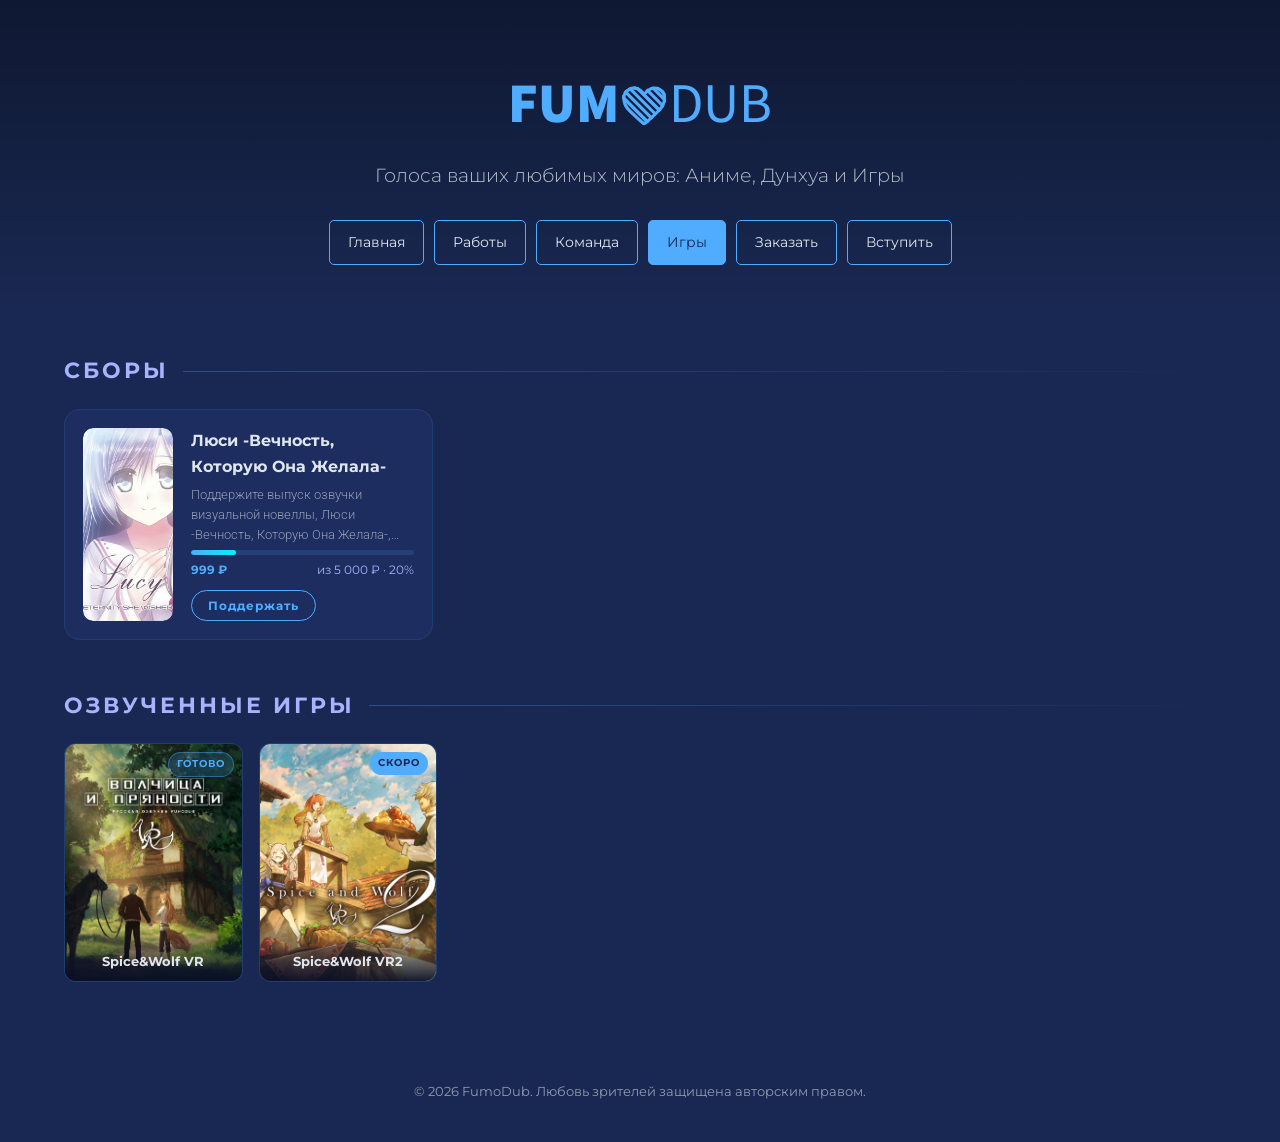
<file: games.html>
<!DOCTYPE html>
<html lang="ru">
<head>
    <meta charset="UTF-8">
    <meta name="viewport" content="width=device-width, initial-scale=1.0">
    <title>FumoDub — Игры</title>
    <meta name="description" content="FumoDub | ФумоДаб – Для тех кто хочет смотреть серии любимых сериалов самым первым!">
    <link rel="shortcut icon" href="./src/images/favicon.ico">
    <link href="https://fonts.googleapis.com/css2?family=Montserrat:wght@400;700&family=Roboto:wght@300;400&display=swap" rel="stylesheet">
    <link href="https://fonts.googleapis.com/css2?family=Source+Sans+Pro:wght@400;900&display=swap" rel="stylesheet">
    <link rel="stylesheet" href="./src/css/style.css?v=1">
</head>
<body>

<header>
    <h1 class="logo">
      <span>FUM</span>
      <svg class="heart" viewBox="0 0 32 32">
        <path d="M15.2 8.17947C15.3889 8.43128 15.6852 8.57947 16 8.57947C16.3148 8.57947 16.6111 8.43128 16.8 8.17947C17.4573 7.30307 18.6472 6.22595 20.1728 5.63793C21.6646 5.06297 23.4948 4.94489 25.5528 5.9739C28.1458 7.27042 29.104 9.48525 28.9397 11.9505C28.7711 14.4792 27.4039 17.2613 25.2929 19.3724C23.0795 21.5857 19.2659 25.3965 16.5035 27.4972C16.2244 27.7094 15.8395 27.7071 15.5508 27.4741C12.9979 25.4135 8.86139 21.5267 6.7071 19.3724C4.59602 17.2613 3.22886 14.4792 3.06028 11.9504C2.89593 9.48525 3.85416 7.27042 6.44721 5.9739C8.50523 4.94489 10.3354 5.06297 11.8271 5.63793C13.3528 6.22595 14.5427 7.30308 15.2 8.17947Z" stroke="currentColor" stroke-width="2" stroke-linejoin="round"/>
          <defs>
    <clipPath id="heartClip">
      <path d="M6 5.07947C10.6648 2.7471 14.5 5.57947 16 7.57947C17.5 5.57947 21.3352 2.7471 26 5.07947C32 8.07946 30.5 15.5795 26 20.0795C23.8042 22.2752 19.9372 26.1423 17.1088 28.2932C16.4554 28.7901 15.5615 28.7678 14.9227 28.2522C12.33 26.1595 8.16503 22.2445 6 20.0795C1.49998 15.5795 -4.76837e-06 8.07946 6 5.07947Z"/>
    </clipPath>
  </defs>
        <g clip-path="url(#heartClip)">
        <path d="M2.0426 -19.4543L30.6625 9.16553" stroke="currentColor" stroke-width="2" stroke-linecap="round" stroke-linejoin="round"/>
        <path d="M2.0426 -4.45435L30.6625 24.1655" stroke="currentColor" stroke-width="2" stroke-linecap="round" stroke-linejoin="round"/>
        <path d="M2.0426 10.5457L30.6625 39.1655" stroke="currentColor" stroke-width="2" stroke-linecap="round" stroke-linejoin="round"/>
        <path d="M2.0426 -19.4543L30.6625 9.16553" stroke="currentColor" stroke-width="2" stroke-linecap="round" stroke-linejoin="round"/>
        <path d="M2.0426 -4.45435L30.6625 24.1655" stroke="currentColor" stroke-width="2" stroke-linecap="round" stroke-linejoin="round"/>
        <path d="M2.0426 10.5457L30.6625 39.1655" stroke="currentColor" stroke-width="2" stroke-linecap="round" stroke-linejoin="round"/>
        <path d="M2.0426 -14.4543L30.6625 14.1655" stroke="currentColor" stroke-width="2" stroke-linecap="round" stroke-linejoin="round"/>
        <path d="M2.0426 0.545654L30.6625 29.1655" stroke="currentColor" stroke-width="2" stroke-linecap="round" stroke-linejoin="round"/>
        <path d="M2.0426 15.5457L30.6625 44.1655" stroke="currentColor" stroke-width="2" stroke-linecap="round" stroke-linejoin="round"/>
        <path d="M2.0426 20.5457L30.6625 49.1655" stroke="currentColor" stroke-width="2" stroke-linecap="round" stroke-linejoin="round"/>
        <path d="M2.0426 -9.45435L30.6625 19.1655" stroke="currentColor" stroke-width="2" stroke-linecap="round" stroke-linejoin="round"/>
        <path d="M2.0426 5.54565L30.6625 34.1655" stroke="currentColor" stroke-width="2" stroke-linecap="round" stroke-linejoin="round"/>
        <path d="M2.0426 25.5457L30.6625 54.1655" stroke="currentColor" stroke-width="2" stroke-linecap="round" stroke-linejoin="round"/>
        </g>
        </svg>
      <span>DUB</span>
    </h1>
    <p class="subtitle">Голоса ваших любимых миров: Аниме, Дунхуа и Игры</p>
    <nav>
        <a href="/">Главная</a>
        <a href="index.html#works">Работы</a>
        <a href="team.html">Команда</a>
        <a href="games.html" style="background:var(--accent-blue);color:#192852;">Игры</a>
        <a href="order.html">Заказать</a>
        <a href="join.html">Вступить</a>
    </nav>
</header>

<div class="games-page-wrap">

    <h2 class="section-heading">Сборы</h2>
    <div class="funding-grid" id="fundingGrid"></div>

    <h2 class="section-heading">Озвученные игры</h2>
    <div class="games-grid" id="gamesGrid"></div>

</div>

<footer>
    &copy; 2026 FumoDub. Любовь зрителей защищена авторским правом.
</footer>

<!-- ==================== МОДАЛЬНОЕ ОКНО ==================== -->
<div class="modal-overlay" id="modalOverlay" onclick="handleOverlayClick(event)">
    <div class="modal-box" id="modalBox">
        <button class="modal-close" onclick="closeModal()" title="Закрыть">✕</button>
        <div id="modalContent"></div>
    </div>
</div>

<script>
/* ================================================================
   ДАННЫЕ — STATUS:
     "done"    — озвучка готова, кнопки скачать активны
     "wip"     — в работе, только демо если есть
     "funding" — на стадии сбора, только ссылка на донат
================================================================ */

const fundings = [
    {
        id: 793584,
        name:    "Люси -Вечность, Которую Она Желала-",
        status:  "funding",
        desc:    "Поддержите выпуск озвучки визуальной новеллы, Люси -Вечность, Которую Она Желала-, подарите игре русские голоса!",
        fullDesc: "В недалеком будущем андроиды стали обыденной нормой. К большому сожалению парня, безэмоциональные куски металла стали частью человеческого общества. Но робот, которого он нашел на свалке, отличался от остальных. Он смеялся, он плакал, он улыбался, он мечтал, он был как человек...",
        cover:   "./src/images/lucy.jpeg",
        raised:  999,
        goal:    5000,
        fundUrl: "https://boosty.to/fumodub",
        screenshots: ["./src/games/lucy1.jpg", "./src/games/lucy2.jpg", "./src/games/lucy3.jpg"],
        video:   "",        // YouTube embed ID, например "dQw4w9WgXcQ"
        downloads: null,
        demo: null,
    },
];

const games = [
    {
        id: "spiceandwolfvr",
        name:    "Spice&Wolf VR",
        status:  "done",          // готова
        badge:   "Готово",
        desc:    "Волчица и Пряности ВР, Версия перевода: Beta 1.0",
        fullDesc: "Версия перевода: Beta 1.0. Погрузитесь в мир волчицы и пряностей, воссозданный в VR оригинальными создателями популярной аниме и лёгкой романовой серии. Аниме теперь не просто то, что вы смотрите — это то, что вы испытываете!",
        cover:   "./src/images/spiceandwolfvr.jpg",
        screenshots: ["./src/games/wolf1.jpg", "./src/games/wolf2.jpg", "./src/games/wolf3.jpg"],
        video:   "YzGJ8HopFwQ",              // YouTube embed ID
        downloads: {
            // null = скрыть кнопку, "#" или реальный URL = показать
            gdrive:  "https://drive.google.com/file/d/13nRCFArrXWMLD1X73Jt43JnYAb6aYip7",         // Google Drive
            yadisk:  "https://disk.yandex.by/d/11Ek6nMyJL0oxg",         // Яндекс Диск
            server:  "http://fumodubfree.ru/gmd/Spice and Wolf VR Rus MOD.exe",         // С сервера
        },
        demo: null,               // null = нет демо
    },
    {
        id: "spiceandwolfvr2",
        name:    "Spice&Wolf VR2",
        status:  "wip",
        badge:   "Скоро",
        desc:    "Готовится к выходу.",
        fullDesc: "Ожидайте озвучку уже этой весной! В конце своего путешествия с волчьей богиней Холо бывший странствующий торговец Лоуренс поселился у нее и открыл баню. Пара была благословлена очаровательной дочерью и идеальной жизнью. Однако красивые волки питают слабость к вкусной еде, и их расходы на еду становятся для Лоуренса источником головной боли. Однажды, когда Лоуренс занимается своим меховым бизнесом, чтобы еще больше пополнить семейную казну, происходит небольшой инцидент. Еще больше усложняет ситуацию то, что Холо неторопливо входит и устраивает настоящий пир.",
        cover:   "./src/images/WASVR2.webp",
        screenshots: ["./src/games/wolf21.jpg", "./src/games/wolf22.jpg", "./src/games/wolf23.jpg", "./src/games/wolf24.jpg"],
        video:   "",
        downloads: null,
        demo: null,
    },
];

/* ================================================================
   SVG ИКОНКИ ИСТОЧНИКОВ
================================================================ */
const DL_ICONS = {
    gdrive: `<svg viewBox="0 0 24 24" fill="currentColor"><path d="M4.433 22l-1.7-2.944 5.667-9.817H14l-5.667 9.817zm5.734 0l5.666-9.817H22l-5.667 9.817zM12 10.944L8.333 4.5H15.667zm2.1-6.444h3.4L22 11.056h-3.4z"/></svg>`,
    yadisk: `<svg viewBox="0 0 24 24" fill="currentColor"><path d="M12 2C6.477 2 2 6.477 2 12s4.477 10 10 10 10-4.477 10-10S17.523 2 12 2zm0 3c1.5 0 2.8.55 3.8 1.45L7.45 15.8A5.97 5.97 0 0 1 6 12c0-3.31 2.69-6 6-6zm0 12c-1.5 0-2.8-.55-3.8-1.45l8.35-8.35A5.97 5.97 0 0 1 18 12c0 3.31-2.69 5-6 5z"/></svg>`,
    server: `<svg viewBox="0 0 24 24" fill="none" stroke="currentColor" stroke-width="2"><path d="M21 15v4a2 2 0 0 1-2 2H5a2 2 0 0 1-2-2v-4"/><polyline points="7 10 12 15 17 10"/><line x1="12" y1="15" x2="12" y2="3"/></svg>`,
    demo:   `<svg viewBox="0 0 24 24" fill="none" stroke="currentColor" stroke-width="2"><polygon points="5 3 19 12 5 21 5 3"/></svg>`,
};

const DL_LABELS = {
    gdrive: "Google Drive",
    yadisk: "Яндекс Диск",
    server: "С сервера",
};

/* ================================================================
   ФОРМАТИРОВАНИЕ ДЕНЕГ
================================================================ */
function fmt(n) { return n.toLocaleString('ru-RU') + ' ₽'; }

/* ================================================================
   РЕНДЕР СБОРОВ
================================================================ */

async function loadTargets() {
    try {
        const res  = await fetch('https://bs.fumodub.com/targets');
        const data = await res.json();
        if (!data.ok) return;

        data.targets.forEach(target => {
            const fund = fundings.find(f => f.id === target.id);
            if (!fund) return;
            fund.raised = target.currentSum;
            fund.goal   = target.targetSum;
        });
    } catch (e) {
        console.warn('Не удалось загрузить данные сборов:', e);
    }
}

function updateFundingAmounts() {
    fundings.forEach(f => {
        const pct = Math.min(100, Math.round(f.raised / f.goal * 100));

        // находим карточку по id
        const card = document.querySelector(`[data-fund-id="${String(f.id)}"]`);
        if (!card) return;

        const fill    = card.querySelector('.fund-bar-fill');
        const amounts = card.querySelector('.fund-amounts');

        if (fill)    fill.style.width = pct + '%';
        if (amounts) amounts.innerHTML = `<strong>${fmt(f.raised)}</strong><span>из ${fmt(f.goal)} · ${pct}%</span>`;
    });
}

function renderFundings() {
    const grid = document.getElementById('fundingGrid');
    grid.innerHTML = fundings.map(f => {
        const pct = Math.min(100, Math.round(f.raised / f.goal * 100));
        return `
        <div class="fund-card" data-fund-id="${f.id}" onclick="openModal('funding',${f.id})" style="cursor:pointer;">
            <div class="fund-cover">
                ${f.cover
                    ? `<img src="${f.cover}" alt="${f.name}">`
                    : `<div style="width:100%;height:100%;display:flex;align-items:center;justify-content:center;opacity:0.18;">
                           <svg width="34" height="34" viewBox="0 0 24 24" fill="none" stroke="currentColor" stroke-width="1.2">
                               <rect x="3" y="3" width="18" height="18" rx="2"/><path d="M3 9h18M9 21V9"/>
                           </svg>
                       </div>`
                }
            </div>
            <div class="fund-info">
                <p class="fund-name">${f.name}</p>
                <p class="fund-desc">${f.desc}</p>
                <div class="fund-progress-wrap">
                    <div class="fund-bar-track"><div class="fund-bar-fill" style="width:${pct}%"></div></div>
                    <div class="fund-amounts"><strong>${fmt(f.raised)}</strong><span>из ${fmt(f.goal)} · ${pct}%</span></div>
                    <button class="btn-support" onclick="event.stopPropagation();window.open('${f.fundUrl}','_blank')">Поддержать</button>
                </div>
            </div>
        </div>`;
    }).join('');
}

/* ================================================================
   РЕНДЕР СЕТКИ ИГР
================================================================ */
function renderGames() {
    const grid = document.getElementById('gamesGrid');
    grid.innerHTML = games.map(g => `
        <div class="game-card" onclick="openModal('game','${g.id}')">
            ${g.cover
                ? `<img src="${g.cover}" alt="${g.name}">`
                : `<div class="game-card-placeholder">
                       <svg viewBox="0 0 24 24" fill="none" stroke="currentColor" stroke-width="1.2">
                           <rect x="2" y="3" width="20" height="14" rx="2"/>
                           <path d="M8 21h8M12 17v4M7 10h2M9 8v4M14 10h2"/>
                       </svg>
                       обложка
                   </div>`
            }
            <div class="game-badge ${g.status === 'done' ? 'game-badge--done' : ''}">${g.badge}</div>
            <div class="game-card-label">${g.name}</div>
        </div>`
    ).join('');
}

/* ================================================================
   РЕНДЕР СОДЕРЖИМОГО МОДАЛКИ
================================================================ */
function buildModalContent(item, type) {
    const isFunding = type === 'funding';
    const isDone    = !isFunding && item.status === 'done';

    // Бейдж
    let badgeClass = 'modal-badge';
    let badgeText  = '';
    if (isFunding)             { badgeClass += ' modal-badge--funding'; badgeText = 'Сбор'; }
    else if (item.status === 'done') { badgeText = 'Готово'; }
    else                             { badgeClass += ' modal-badge--wip'; badgeText = item.badge; }

    // Обложка
    const coverHtml = item.cover
        ? `<img src="${item.cover}" alt="${item.name}">`
        : `<div class="modal-cover-placeholder">
               <svg viewBox="0 0 24 24" fill="none" stroke="currentColor" stroke-width="1">
                   <rect x="2" y="2" width="20" height="20" rx="3"/>
                   <path d="M2 8h20M8 22V8"/>
               </svg>
           </div>`;

    // Кнопки скачать
    let dlHtml = '';
    if (isDone && item.downloads) {
        const btns = Object.entries(item.downloads)
            .filter(([, url]) => url)
            .map(([key, url]) => `
                <a href="${url}" class="btn-download" target="_blank" rel="noopener">
                    ${DL_ICONS[key]} ${DL_LABELS[key]}
                </a>`).join('');
        if (btns) {
            dlHtml = `
                <div class="modal-download">
                    <p class="download-label">Скачать озвучку</p>
                    <div class="download-btns">${btns}</div>
                </div>`;
        }
    }

    // Демо
    let demoHtml = '';
    if (item.demo) {
        demoHtml = `
            <a href="${item.demo.url}" class="btn-download btn-demo" target="_blank" rel="noopener">
                ${DL_ICONS.demo} ${item.demo.label}
            </a>`;
    }

    // Кнопка поддержать (только для сборов)
    let fundHtml = '';
    if (isFunding) {
        const pct = Math.min(100, Math.round(item.raised / item.goal * 100));
        fundHtml = `
            <div style="margin-top:auto;">
                <div class="fund-bar-track" style="margin-bottom:6px;">
                    <div class="fund-bar-fill" style="width:${pct}%"></div>
                </div>
                <div class="fund-amounts" style="margin-bottom:10px;">
                    <strong>${fmt(item.raised)}</strong>
                    <span>из ${fmt(item.goal)} · ${pct}%</span>
                </div>
                <a href="${item.fundUrl}" class="btn-support" target="_blank" rel="noopener">Поддержать проект</a>
            </div>`;
    }

    // Скриншоты
    let screensHtml = '';
    if (item.screenshots && item.screenshots.length > 0) {
        const shots = item.screenshots.map(src =>
            `<div class="modal-screenshot">
                ${src
                    ? `<img src="${src}" alt="скриншот">`
                    : `<div class="modal-screenshot-placeholder">
                           <svg viewBox="0 0 24 24" fill="none" stroke="currentColor" stroke-width="1.2">
                               <rect x="3" y="3" width="18" height="14" rx="2"/>
                               <circle cx="8.5" cy="8.5" r="1.5"/><path d="M21 15l-5-5L5 21"/>
                           </svg>
                           скриншот
                       </div>`
                }
            </div>`
        ).join('');
        screensHtml = `
            <div>
                <p class="modal-section-label">Скриншоты</p>
                <div class="modal-screenshots">${shots}</div>
            </div>`;
    }

    // Видео
    let videoHtml = '';
    if (item.video) {
        videoHtml = `
            <div>
                <p class="modal-section-label">Пример озвучки</p>
                <div class="modal-video-wrap">
                    <iframe
                        src="https://www.youtube.com/embed/${item.video}"
                        allow="accelerometer; autoplay; clipboard-write; encrypted-media; gyroscope; picture-in-picture"
                        allowfullscreen
                        loading="lazy">
                    </iframe>
                </div>
            </div>`;
    }

    return `
        <div class="modal-hero">
            <div class="modal-cover">${coverHtml}</div>
            <div class="modal-meta">
                <h2 class="modal-title">${item.name}</h2>
                <span class="${badgeClass}">${badgeText}</span>
                <p class="modal-desc">${item.fullDesc || item.desc}</p>
                ${dlHtml}
                ${demoHtml}
                ${fundHtml}
            </div>
        </div>
        <div class="modal-body">
            ${screensHtml}
            ${videoHtml}
        </div>`;
}

/* ================================================================
   ОТКРЫТЬ / ЗАКРЫТЬ МОДАЛКУ
================================================================ */
function openModal(type, id) {
    const item = type === 'funding'
      ? fundings.find(f => f.id == id)
      : games.find(g => g.id == id);
    if (!item) return;

    document.getElementById('modalContent').innerHTML = buildModalContent(item, type);
    document.getElementById('modalBox').scrollTop = 0;
    document.getElementById('modalOverlay').classList.add('open');
    document.body.style.overflow = 'hidden';
}

function closeModal() {
    document.getElementById('modalOverlay').classList.remove('open');
    document.body.style.overflow = '';
    // Останавливаем iframe видео если было
    const iframe = document.querySelector('.modal-video-wrap iframe');
    if (iframe) iframe.src = iframe.src;
}

function handleOverlayClick(e) {
    if (e.target === document.getElementById('modalOverlay')) closeModal();
}

document.addEventListener('keydown', e => { if (e.key === 'Escape') closeModal(); });

/* ================================================================
   INIT
================================================================ */
renderFundings();
renderGames();
loadTargets().then(() => updateFundingAmounts());
</script>
</body>
</html>
</file>
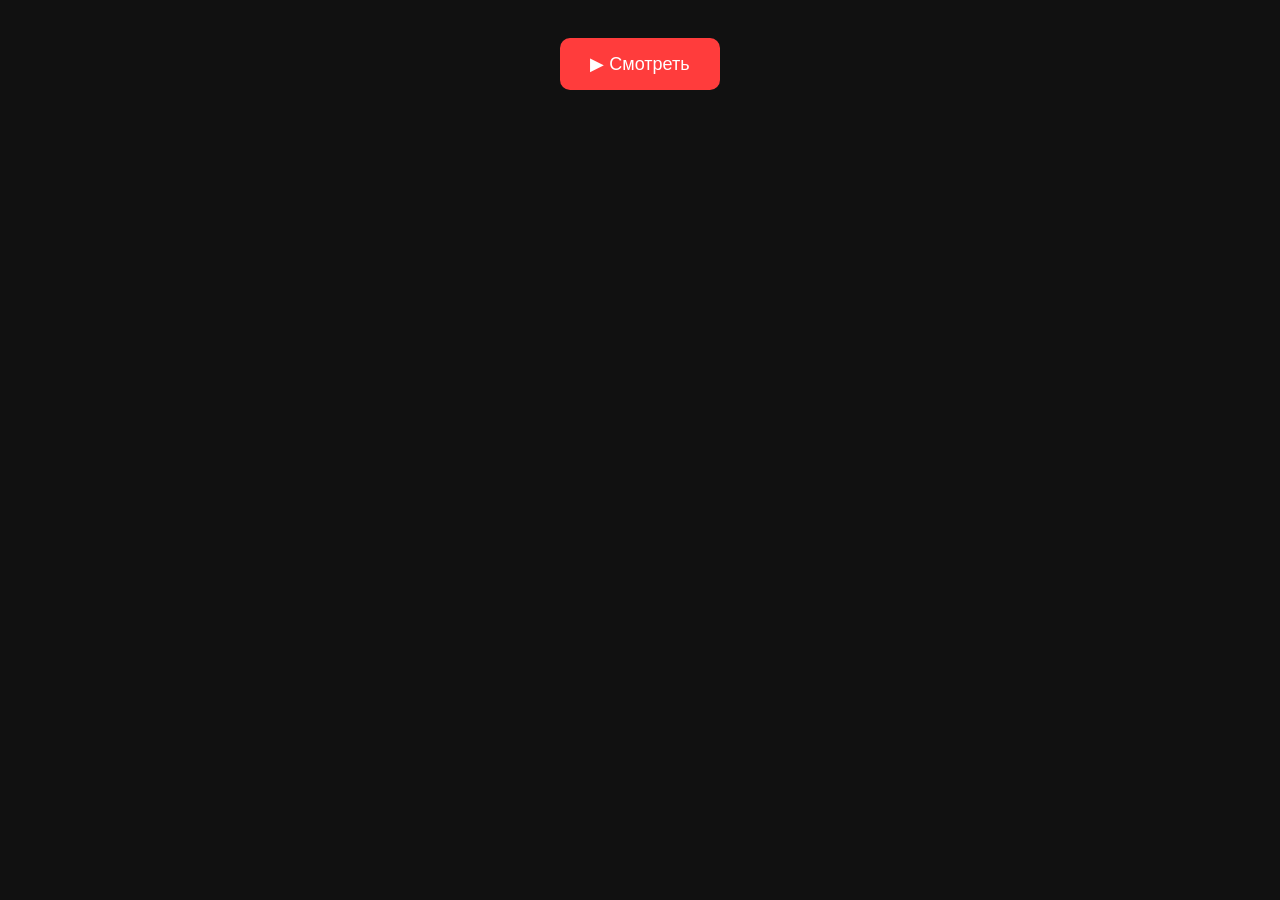
<file: kodik.html>
<!DOCTYPE html>
<html lang="ru">
<head>
<meta charset="UTF-8">
<title>Kodik Player Button</title>
<style>
  body {
    background: #111;
    color: white;
    font-family: Arial, sans-serif;
    text-align: center;
    padding-top: 30px;
  }

  #playBtn {
    background: #ff3c3c;
    color: white;
    border: none;
    padding: 15px 30px;
    font-size: 18px;
    border-radius: 10px;
    cursor: pointer;
    margin-bottom: 20px;
  }

  #playBtn:hover {
    background: #ff2020;
  }

  #playerBlock {
    display: none;
  }
</style>
</head>
<body>

<button id="playBtn">▶ Смотреть</button>

<div id="playerBlock">
  <iframe
    src=""
    id="kodik-player"
    width="610"
    height="370"
    frameborder="0"
    allowfullscreen
    allow="autoplay *; fullscreen *">
  </iframe>
</div>

<script>
const button = document.getElementById("playBtn");
const playerBlock = document.getElementById("playerBlock");

button.addEventListener("click", function () {
    playerBlock.style.display = "block";
    button.style.display = "none";

    const iframe = document.getElementById("kodik-player").contentWindow;

    iframe.postMessage({
        key: "kodik_player_api",
        value: {
            method: "play"
        }
    }, "*");
});
</script>

</body>
</html>
</file>
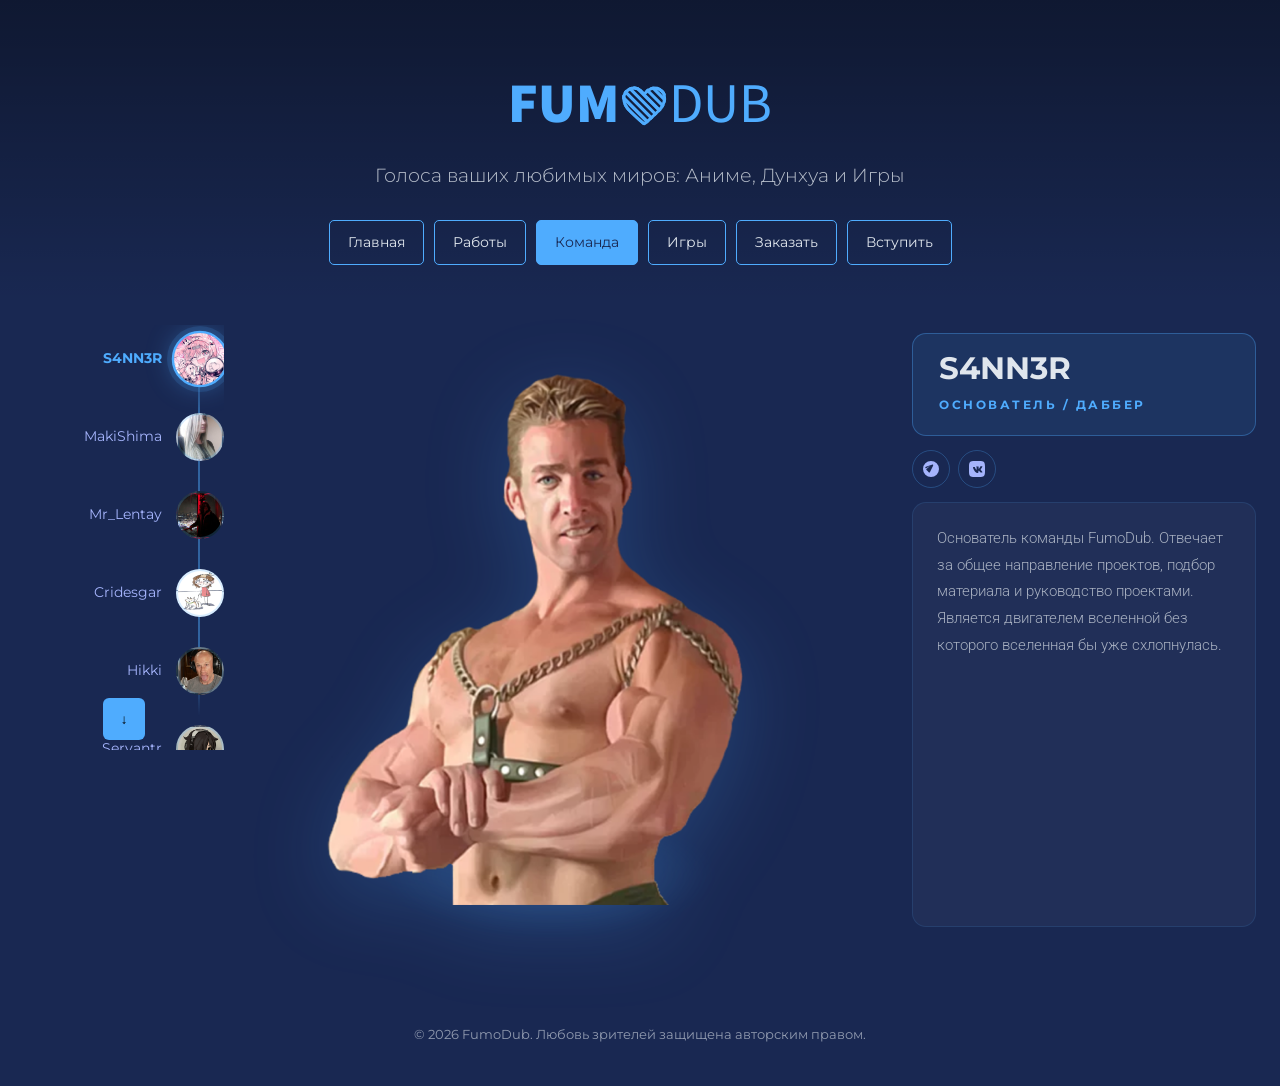
<file: team.html>
<!DOCTYPE html>
<html lang="ru">
<head>
    <meta charset="UTF-8">
    <meta name="viewport" content="width=device-width, initial-scale=1.0">
    <title>FumoDub — Команда</title>
    <meta name="description" content="FumoDub | ФумоДаб – Для тех кто хочет смотреть серии любимых сериалов самым первым!">
    <link rel="shortcut icon" href="./src/images/favicon.ico">
    <link href="https://fonts.googleapis.com/css2?family=Montserrat:wght@400;700&family=Roboto:wght@300;400&display=swap" rel="stylesheet">
    <link href="https://fonts.googleapis.com/css2?family=Source+Sans+Pro:wght@400;900&display=swap" rel="stylesheet">
    <link rel="stylesheet" href="./src/css/style.css?v=1">
</head>
<body>

<header>
    <h1 class="logo">
      <span>FUM</span>
      <svg class="heart" viewBox="0 0 32 32">
        <path d="M15.2 8.17947C15.3889 8.43128 15.6852 8.57947 16 8.57947C16.3148 8.57947 16.6111 8.43128 16.8 8.17947C17.4573 7.30307 18.6472 6.22595 20.1728 5.63793C21.6646 5.06297 23.4948 4.94489 25.5528 5.9739C28.1458 7.27042 29.104 9.48525 28.9397 11.9505C28.7711 14.4792 27.4039 17.2613 25.2929 19.3724C23.0795 21.5857 19.2659 25.3965 16.5035 27.4972C16.2244 27.7094 15.8395 27.7071 15.5508 27.4741C12.9979 25.4135 8.86139 21.5267 6.7071 19.3724C4.59602 17.2613 3.22886 14.4792 3.06028 11.9504C2.89593 9.48525 3.85416 7.27042 6.44721 5.9739C8.50523 4.94489 10.3354 5.06297 11.8271 5.63793C13.3528 6.22595 14.5427 7.30308 15.2 8.17947Z" stroke="currentColor" stroke-width="2" stroke-linejoin="round"/>
          <defs>
    <clipPath id="heartClip">
      <path d="M6 5.07947C10.6648 2.7471 14.5 5.57947 16 7.57947C17.5 5.57947 21.3352 2.7471 26 5.07947C32 8.07946 30.5 15.5795 26 20.0795C23.8042 22.2752 19.9372 26.1423 17.1088 28.2932C16.4554 28.7901 15.5615 28.7678 14.9227 28.2522C12.33 26.1595 8.16503 22.2445 6 20.0795C1.49998 15.5795 -4.76837e-06 8.07946 6 5.07947Z"/>
    </clipPath>
  </defs>
        <g clip-path="url(#heartClip)">
        <path d="M2.0426 -19.4543L30.6625 9.16553" stroke="currentColor" stroke-width="2" stroke-linecap="round" stroke-linejoin="round"/>
        <path d="M2.0426 -4.45435L30.6625 24.1655" stroke="currentColor" stroke-width="2" stroke-linecap="round" stroke-linejoin="round"/>
        <path d="M2.0426 10.5457L30.6625 39.1655" stroke="currentColor" stroke-width="2" stroke-linecap="round" stroke-linejoin="round"/>
        <path d="M2.0426 -19.4543L30.6625 9.16553" stroke="currentColor" stroke-width="2" stroke-linecap="round" stroke-linejoin="round"/>
        <path d="M2.0426 -4.45435L30.6625 24.1655" stroke="currentColor" stroke-width="2" stroke-linecap="round" stroke-linejoin="round"/>
        <path d="M2.0426 10.5457L30.6625 39.1655" stroke="currentColor" stroke-width="2" stroke-linecap="round" stroke-linejoin="round"/>
        <path d="M2.0426 -14.4543L30.6625 14.1655" stroke="currentColor" stroke-width="2" stroke-linecap="round" stroke-linejoin="round"/>
        <path d="M2.0426 0.545654L30.6625 29.1655" stroke="currentColor" stroke-width="2" stroke-linecap="round" stroke-linejoin="round"/>
        <path d="M2.0426 15.5457L30.6625 44.1655" stroke="currentColor" stroke-width="2" stroke-linecap="round" stroke-linejoin="round"/>
        <path d="M2.0426 20.5457L30.6625 49.1655" stroke="currentColor" stroke-width="2" stroke-linecap="round" stroke-linejoin="round"/>
        <path d="M2.0426 -9.45435L30.6625 19.1655" stroke="currentColor" stroke-width="2" stroke-linecap="round" stroke-linejoin="round"/>
        <path d="M2.0426 5.54565L30.6625 34.1655" stroke="currentColor" stroke-width="2" stroke-linecap="round" stroke-linejoin="round"/>
        <path d="M2.0426 25.5457L30.6625 54.1655" stroke="currentColor" stroke-width="2" stroke-linecap="round" stroke-linejoin="round"/>
        </g>
        </svg>
      <span>DUB</span>
    </h1>
    <p class="subtitle">Голоса ваших любимых миров: Аниме, Дунхуа и Игры</p>
    <nav>
        <a href="/">Главная</a>
        <a href="index.html#works">Работы</a>
        <a href="team.html" style="background:var(--accent-blue);color:#192852;">Команда</a>
        <a href="games.html">Игры</a>
        <a href="order.html">Заказать</a>
        <a href="join.html">Вступить</a>
    </nav>
</header>

<div class="team-stage">

    <!-- LEFT: вертикальный слайдер -->
    <aside class="slider-col">
        <button class="nav-btn up hidden" onclick="scrollSlider(-1)">↑</button>
        <div class="slider-track" id="sliderCol"></div>
        <!-- стрелки -->
        <button class="nav-btn down" onclick="scrollSlider(1)">↓</button>
        <button class="nav-btn left hidden" onclick="scrollSliderX(-1)">←</button>
        <button class="nav-btn right" onclick="scrollSliderX(1)">→</button>
    </aside>

    <!-- CENTER: PNG персонаж -->
    <main class="char-col">
        <div class="char-glow"></div>
        <img class="char-img" id="charImg" src="" alt="" />
        <div class="char-placeholder" id="charPh" style="display:none;">
            <svg viewBox="0 0 24 24" fill="none" stroke="currentColor" stroke-width="1">
                <circle cx="12" cy="7" r="4"/>
                <path d="M5.5 20c0-3.6 2.9-6.5 6.5-6.5s6.5 2.9 6.5 6.5"/>
            </svg>
            <p>PNG персонажа</p>
        </div>
    </main>

    <!-- RIGHT: инфо-панель -->
    <aside class="info-col" id="infoCol">

        <div class="name-block">
            <h2 id="infoName"></h2>
            <span class="role-tag" id="infoRole"></span>
        </div>
        <div style="display: flex; gap: 10px">
          <div class="action-row" id="playRow">
              <button class="play-btn" id="playBtn" onclick="togglePlay()">
                  <svg class="icon-play"  viewBox="0 0 24 24"><path d="M8 5v14l11-7z"/></svg>
                  <svg class="icon-pause" viewBox="0 0 24 24"><path d="M6 19h4V5H6v14zm8-14v14h4V5h-4z"/></svg>
              </button>
              <span class="play-label">Play</span>
          </div>
          <div class="social-icons" id="infoSocials"></div>
        </div>

        <div class="wave-row">
            <div class="waveform" id="waveform"></div>
            <span class="voice-time" id="voiceTime">0:00</span>
        </div>

        <div class="desc-block">
            <p id="infoDesc"></p>
        </div>

    </aside>
</div>

<footer>
    &copy; 2026 FumoDub. Любовь зрителей защищена авторским правом.
</footer>

<script>
    const members = [
        {
            name:    "S4NN3R",
            role:    "Основатель / Даббер",
            desc:    "Основатель команды FumoDub. Отвечает за общее направление проектов, подбор материала и руководство проектами. Является двигателем вселенной без которого вселенная бы уже схлопнулась.",
            avatar:  "./src/team/s4nn3r.jpg",
            png:     "./src/team/char/billi.png",
            socials: [{ url:"https://t.me/s4nn3r", icon:"tg", label:"Telegram" }, { url:"https://vk.com/s4nn3r", icon:"vk", label:"VK" }],
            voice:   null
        },
        {
            name:    "MakiShima",
            role:    "Даббер",
            desc:    "Профессиональная актриса озвучки. Днём актриса дубляжа, а ночью яростный враг соседей. В каждую роль вкладывает душу и характер.",
            avatar:  "./src/team/makishima.jpg",
            png:     "./src/team/char/neko.jpeg",
            socials: [],
            voice:   null
        },
        {
            name:    "Mr_Lentay",
            role:    "Даббер / Технарь",
            desc:    "Гроза спиддаба, готов пойти на всё что бы выпустить серию в срок, даже если сидит в машине на парковке",
            avatar:  "./src/team/mr_lentay.jpg",
            png:     "./src/team/char/len.png",
            socials: [],
            voice:   null
        },
        {
            name:    "Cridesgar",
            role:    "Даббер",
            desc:    "Милый пирожок. Притворяется невинной, пока не возьмёт микрофон...",
            avatar:  "./src/team/cridesgar.jpg",
            png:     "./src/team/char/cridesgar.png",
            socials: [],
            voice:   null
        },
        {
            name:    "Hikki",
            role:    "Даббер / Технарь",
            desc:    "Вечно присмерти, но готов делать серии до победного!",
            avatar:  "./src/team/hikki.jpg",
            png:     "./src/team/char/hikkipov.png",
            socials: [],
            voice:   null
        },
        {
            name:    "Servantr",
            role:    "Администратор соц. сетей",
            desc:    "Самыя главный фанат Fumo, за оригинальную плюшку готов убить, лучше не злить его в наших соц. сетях.",
            avatar:  "./src/team/servantr.jpg",
            png:     "./src/team/char/tewi.png",
            socials: [],
            voice:   null
        },
    ];

    const ICONS = {
        tg: `<svg viewBox="0 0 24 24" fill="currentColor"><path d="M11.944 0A12 12 0 1 0 24 12 12 12 0 0 0 11.944 0zm3.163 7.077-4.575 9.46c-.306.632-.694.79-1.062.79-.35 0-.69-.14-.956-.43L6.47 14.6l-1.257-1.255c-.37-.37-.37-.97 0-1.34l4.34-3.65c.09-.077.12-.22.063-.33-.057-.11-.187-.158-.31-.117L4.9 10.74c-.6.21-1.22-.13-1.38-.72-.16-.59.19-1.2.78-1.38l10.04-3.44c.51-.18 1.04.18.97.72l-.003.025z"/></svg>`,
        vk: `<svg viewBox="0 0 24 24" fill="currentColor"><path d="M15.684 0H8.316C1.592 0 0 1.592 0 8.316v7.368C0 22.408 1.592 24 8.316 24h7.368C22.408 24 24 22.408 24 15.684V8.316C24 1.592 22.408 0 15.684 0zm3.692 17.123h-1.744c-.66 0-.864-.525-2.05-1.727-1.033-1-1.49-.804-1.49.398v1.578c0 .354-.112.566-1.044.566-1.538 0-3.245-.93-4.443-2.664C6.56 12.54 6 10.05 6 9.5c0-.343.12-.663.476-.663h1.745c.353 0 .488.16.624.54.688 1.98 1.844 3.713 2.32 3.713.177 0 .258-.08.258-.52V10.03c-.057-1.005-.59-1.09-.59-1.447 0-.21.17-.422.44-.422h2.74c.298 0 .4.158.4.498v2.673c0 .296.133.4.216.4.177 0 .325-.104.65-.43 1.01-1.132 1.73-2.875 1.73-2.875.096-.248.298-.478.652-.478h1.745c.524 0 .638.27.524.637-.218.99-2.34 4.003-2.34 4.003-.186.302-.252.437 0 .775.177.254.757.778 1.144 1.249.71.836 1.253 1.537 1.4 2.023.135.478-.115.72-.524.72z"/></svg>`,
        yt:  `<svg viewBox="0 0 24 24" fill="currentColor"><path d="M23.495 6.205a3.007 3.007 0 0 0-2.088-2.088c-1.87-.501-9.396-.501-9.396-.501s-7.507-.01-9.396.501A3.007 3.007 0 0 0 .527 6.205a31.247 31.247 0 0 0-.522 5.805 31.247 31.247 0 0 0 .522 5.783 3.007 3.007 0 0 0 2.088 2.088c1.868.502 9.396.502 9.396.502s7.506 0 9.396-.502a3.007 3.007 0 0 0 2.088-2.088 31.247 31.247 0 0 0 .5-5.783 31.247 31.247 0 0 0-.5-5.805zM9.609 15.601V8.408l6.264 3.602z"/></svg>`,
    };

    let cur = 0, audio = null, playing = false, demoT = null;

    function buildSlider() {
        const col = document.getElementById('sliderCol');
        col.innerHTML = '';
        members.forEach((m, i) => {
            const el = document.createElement('div');
            el.className = 'slider-item' + (i === cur ? ' active' : '');
            el.onclick = () => pick(i);
            el.innerHTML = `
                <span class="slider-name">${m.name}</span>
                <div class="slider-dot" style="${m.avatar ? `background-image:url('${m.avatar}')` : ''}"></div>`;
            col.appendChild(el);
        });
    }
    function scrollSlider(dir) {
        const container = document.getElementById('sliderCol');
        const item = container.querySelector('.slider-item');
    
        if (!item) return;
    
        const scrollAmount = item.offsetHeight + 10; // + gap
    
        container.scrollBy({
            top: dir * scrollAmount,
            behavior: 'smooth'
        });
        
        setTimeout(updateNavButtons, 300);
    }
    const slider = document.getElementById('sliderCol');
    
    slider.addEventListener('scroll', updateNavButtons);
    window.addEventListener('resize', updateNavButtons);
    
    function scrollSliderX(dir) {
        const container = document.getElementById('sliderCol');
        const item = container.querySelector('.slider-item');
    
        if (!item) return;
    
        const scrollAmount = item.offsetWidth + 10;
    
        container.scrollBy({
            left: dir * scrollAmount,
            behavior: 'smooth'
        });
        
        setTimeout(updateNavButtons, 300);
    }
    
    function pick(i) {
        const container = document.getElementById('sliderCol');
        const active = container.children[i];
        
        if (active) {
            active.scrollIntoView({
                behavior: 'smooth',
                block: 'center'
            });
        }
        if (i === cur) return;
        stopAudio();
        const img = document.getElementById('charImg');
        const col = document.getElementById('infoCol');
        img.classList.add('fade-out');
        col.classList.add('fade-out');
        setTimeout(() => {
            cur = i;
            render(members[i]);
            img.classList.remove('fade-out');
            col.classList.remove('fade-out');
            document.querySelectorAll('.slider-item')
                .forEach((el, idx) => el.classList.toggle('active', idx === i));
        }, 370);
    }

    function render(m) {
        const img = document.getElementById('charImg');
        const ph  = document.getElementById('charPh');
        if (m.png) {
            img.src = m.png; img.alt = m.name;
            img.style.display = ''; ph.style.display = 'none';
        } else {
            img.style.display = 'none'; ph.style.display = 'flex';
        }
        document.getElementById('infoName').textContent = m.name;
        document.getElementById('infoRole').textContent = m.role;
        document.getElementById('infoDesc').textContent = m.desc;
        document.getElementById('infoSocials').innerHTML =
            m.socials.map(s =>
                `<a href="${s.url}" class="soc-btn" title="${s.label}" target="_blank" rel="noopener">${ICONS[s.icon]||''}</a>`
            ).join('');
    
        // Показываем плеер только если есть голос
        const actionRow = document.getElementById('playBtn').closest('.action-row');
        const waveRow   = document.getElementById('waveform').closest('.wave-row');
        if (m.voice) {
            actionRow.style.display = '';
            waveRow.style.display   = '';
            buildWave();
        } else {
            actionRow.style.display = 'none';
            waveRow.style.display   = 'none';
        }
    }

    function buildWave() {
        const h = [32,60,75,44,88,65,40,70,90,54,46,80,58,35,72,94,50,64,38,76,56,86,42,60,68,34,80,90,48,66];
        document.getElementById('waveform').innerHTML =
            h.map(v => `<div class="wave-bar" style="height:${v}%"></div>`).join('');
    }

    function togglePlay() {
        const m   = members[cur];
        const btn = document.getElementById('playBtn');
        const wf  = document.getElementById('waveform');

        if (!m.voice) {
            if (playing) { stopAudio(); return; }
            playing = true; btn.classList.add('playing'); wf.classList.add('playing-anim');
            let t = 0;
            demoT = setInterval(() => {
                t++;
                document.getElementById('voiceTime').textContent =
                    `${Math.floor(t/60)}:${(t%60).toString().padStart(2,'0')}`;
                if (t >= 30) stopAudio();
            }, 1000);
            return;
        }

        if (!audio) {
            audio = new Audio(m.voice);
            audio.addEventListener('ended', stopAudio);
            audio.addEventListener('timeupdate', () => {
                const t = Math.floor(audio.currentTime);
                document.getElementById('voiceTime').textContent =
                    `${Math.floor(t/60)}:${(t%60).toString().padStart(2,'0')}`;
            });
        }
        if (playing) {
            audio.pause(); playing = false;
            btn.classList.remove('playing'); wf.classList.remove('playing-anim');
        } else {
            audio.play(); playing = true;
            btn.classList.add('playing'); wf.classList.add('playing-anim');
        }
    }

    function stopAudio() {
        if (audio) { audio.pause(); audio.currentTime = 0; audio = null; }
        if (demoT)  { clearInterval(demoT); demoT = null; }
        playing = false;
        document.getElementById('playBtn').classList.remove('playing');
        document.getElementById('waveform').classList.remove('playing-anim');
        document.getElementById('voiceTime').textContent = '0:00';
    }

    function updateNavButtons() {
        const container = document.getElementById('sliderCol');
    
        const isHorizontal = window.innerWidth <= 900; // как у тебя в адаптиве
    
        const maxScrollTop = container.scrollHeight - container.clientHeight;
        const maxScrollLeft = container.scrollWidth - container.clientWidth;
    
        const scrollTop = container.scrollTop;
        const scrollLeft = container.scrollLeft;
    
        const upBtn = document.querySelector('.nav-btn.up');
        const downBtn = document.querySelector('.nav-btn.down');
        const leftBtn = document.querySelector('.nav-btn.left');
        const rightBtn = document.querySelector('.nav-btn.right');
    
        // вертикальный режим
        if (!isHorizontal) {
            if (scrollTop <= 5) {
                upBtn.classList.add('hidden');
            } else {
                upBtn.classList.remove('hidden');
            }
    
            if (scrollTop >= maxScrollTop - 5) {
                downBtn.classList.add('hidden');
            } else {
                downBtn.classList.remove('hidden');
            }
        }
    
        // горизонтальный режим (мобилка)
        if (isHorizontal) {
            if (scrollLeft <= 5) {
                leftBtn.classList.add('hidden');
            } else {
                leftBtn.classList.remove('hidden');
            }
    
            if (scrollLeft >= maxScrollLeft - 5) {
                rightBtn.classList.add('hidden');
            } else {
                rightBtn.classList.remove('hidden');
            }
        }
    }


    buildSlider();
    render(members[0]);
    updateNavButtons();
</script>
</body>
</html>
</file>
<file: src/css/style.css>
/* ================================================
   ПЕРЕМЕННЫЕ И СБРОС
================================================ */

:root {
    --bg-color: #192852;
    --secondary-bg: #1d2d5f;
    --accent-blue: #4facfe;
    --text-color: #e0e6ed;
    --text-dim: #a5b4fc;
}

* { box-sizing: border-box; }

body {
    margin: 0;
    padding: 0;
    font-family: 'Montserrat', sans-serif;
    background-color: var(--bg-color);
    color: var(--text-color);
    line-height: 1.6;
    overflow-x: hidden;
}

/* ================================================
   ОБЩИЕ ЭЛЕМЕНТЫ
================================================ */

header {
    padding: 60px 20px 40px;
    text-align: center;
    background: linear-gradient(180deg, rgba(0,0,0,0.4) 0%, rgba(25,40,82,0) 100%);
}

.logo {
    font-family: 'Source Sans Pro';
    display: inline-flex;
    align-items: center;
    font-weight: 400;
    gap: 0;
}
.logo span:first-child {
    font-weight: 900;
}
.heart {
    width: 0.9em;
    height: 0.9em;
    fill: none;
    stroke: currentColor;
}


h1 {
    font-size: clamp(2rem, 8vw, 3.5rem);
    color: var(--accent-blue);
    margin: 0 0 10px;
}

.subtitle {
    font-weight: 300;
    font-size: clamp(0.9rem, 4vw, 1.2rem);
    opacity: 0.8;
    max-width: 600px;
    margin: 0 auto;
}

nav {
    display: flex;
    justify-content: center;
    flex-wrap: wrap;
    gap: 10px;
    margin-top: 30px;
}

nav a,
.btn-stub {
    text-decoration: none;
    color: var(--text-color);
    padding: 10px 18px;
    border: 1px solid var(--accent-blue);
    border-radius: 5px;
    transition: 0.3s;
    font-size: 0.9rem;
}

nav a:hover { background: var(--accent-blue); color: #192852; }

.container {
    max-width: 1100px;
    margin: 0 auto;
    padding: 20px;
}

footer {
    text-align: center;
    padding: 40px;
    opacity: 0.6;
    font-size: 0.8rem;
}

/* ================================================
   INDEX PAGE — index.html
================================================ */

.apps-section {
    background: var(--secondary-bg);
    padding: clamp(20px, 5vw, 40px);
    border-radius: 15px;
    display: flex;
    flex-direction: row;
    align-items: center;
    gap: 30px;
    margin-bottom: 50px;
}

.apps-info { flex: 1; }
.apps-preview { flex: 1; text-align: center; }

.apps-preview img {
    max-width: 100%;
    height: auto;
    border-radius: 10px;
    box-shadow: 0 10px 30px rgba(0,0,0,0.5);
}

.apps-preview .caption {
    font-size: 0.75rem;
    margin-top: 10px;
    color: var(--text-dim);
}

.btn-group {
    display: flex;
    flex-wrap: wrap;
    gap: 12px;
    margin-top: 25px;
}

.btn-app {
    background: var(--accent-blue);
    color: #192852;
    padding: 12px 20px;
    border-radius: 8px;
    text-decoration: none;
    font-weight: bold;
    font-size: 0.9rem;
    transition: transform 0.2s;
    flex-grow: 1;
    text-align: center;
}

.btn-app--muted {
    background: var(--text-dim);
}

.team-section {
    margin-bottom: 60px;
}

.section-title {
    border-left: 4px solid var(--accent-blue);
    padding-left: 15px;
    font-size: 1.5rem;
}

.team-grid {
    display: grid;
    grid-template-columns: repeat(auto-fit, minmax(140px, 1fr));
    gap: 15px;
    margin-top: 30px;
}

.works-grid {
    display: grid;
    grid-template-columns: repeat(auto-fit, minmax(150px, 1fr));
    gap: 15px;
}

.member-card {
    background: rgba(255,255,255,0.05);
    padding: 20px 10px;
    border-radius: 10px;
    text-align: center;
}

.member-card .avatar {
    width: 60px;
    height: 60px;
    background: var(--accent-blue);
    border-radius: 50%;
    margin: 0 auto 12px;
    background-size: cover;
    background-position: center;
}

.member-card p {
    font-size: 0.8rem;
}

.work-item {
    position: relative;
    overflow: hidden;
    border-radius: 10px;
    aspect-ratio: 2/3;
}

.work-item img {
    width: 100%;
    height: 100%;
    object-fit: cover;
    transition: 0.5s;
}

.work-item p {
    position: absolute;
    bottom: 0;
    left: 0;
    width: 100%;
    text-align: center;
    background: rgba(0,0,0,0.8);
    margin: 0;
    padding: 8px 5px;
    font-size: 0.85rem;
}

#works {
    margin-bottom: 50px; /* добавить отступ снизу */
}

.soc-btn-wide {
    width: auto;
    height: auto;
    border-radius: 8px;
    border: 1px solid rgba(79,172,254,0.35);
    background: rgba(29,45,95,0.8);
    display: flex;
    align-items: center;
    gap: 8px;
    padding: 10px 20px;
    text-decoration: none;
    color: var(--text-color);
    font-size: 0.9rem;
    font-weight: 600;
    transition: all 0.25s;
}

.soc-btn-wide:hover {
    border-color: var(--accent-blue);
    color: var(--accent-blue);
    background: rgba(79,172,254,0.1);
    transform: translateY(-2px);
}

.soc-btn {
    width: 38px;
    height: 38px;
    border-radius: 50%;
    border: 1px solid rgba(79,172,254,0.28);
    background: transparent;
    display: flex;
    align-items: center;
    justify-content: center;
    text-decoration: none;
    color: var(--text-dim);
    transition: all 0.24s;
}

.soc-btn:hover {
    border-color: var(--accent-blue);
    color: var(--accent-blue);
    background: rgba(79,172,254,0.1);
    transform: translateY(-2px);
}

.soc-btn svg { width: 16px; height: 16px; }

.socials-section {
    text-align: center;
    padding: 50px 20px;
    background: rgba(0,0,0,0.2);
}

.socials-label {
    font-size: 0.8rem;
    text-transform: uppercase;
    letter-spacing: 3px;
    color: var(--text-dim);
    margin-bottom: 20px;
}

.socials-row {
    display: flex;
    justify-content: center;
    flex-wrap: wrap;
    gap: 12px;
}

/* ================================================
   TEAM PAGE — team.html
================================================ */

.team-stage {
    display: grid;
    grid-template-columns: 200px 1fr 380px;
    min-height: calc(100vh - 220px);
    max-width: 1400px;
    margin: 0 auto;
    padding: 20px 24px 50px;
    align-items: stretch;
}

/* --- LEFT: вертикальный слайдер --- */

.slider-col {
    position: relative;
    display: flex;
    flex-direction: column;
    justify-content: center;
    height: 425px;
    overflow: hidden;
}

.slider-col::after {
    content: '';
    position: absolute;
    right: 24px;
    top: 8%;
    height: 84%;
    width: 2px;
    background: linear-gradient(
        to bottom,
        transparent,
        rgba(79,172,254,0.45) 15%,
        rgba(79,172,254,0.45) 85%,
        transparent
    );
}

.slider-item {
    display: flex;
    align-items: center;
    cursor: pointer;
    padding: 10px 0;
    position: relative;
}

.slider-name {
    flex: 1;
    text-align: right;
    padding-right: 14px;
    font-family: 'Montserrat', sans-serif;
    font-size: 0.85rem;
    color: var(--text-dim);
    transition: color 0.3s;
    white-space: nowrap;
    overflow: hidden;
    text-overflow: ellipsis;
}

.slider-item:hover .slider-name { color: var(--text-color); }

.slider-item.active .slider-name {
    color: var(--accent-blue);
    font-weight: 700;
}

.slider-dot {
    width: 48px;
    height: 48px;
    border-radius: 50%;
    flex-shrink: 0;
    background-color: rgba(79,172,254,0.12);
    background-size: cover;
    background-position: center;
    border: 2px solid rgba(79,172,254,0.22);
    position: relative;
    z-index: 2;
    transition: all 0.32s ease;
}

.slider-item:hover .slider-dot {
    border-color: rgba(79,172,254,0.55);
    transform: scale(1.08);
}

.slider-item.active .slider-dot {
    border-color: var(--accent-blue);
    box-shadow: 0 0 0 4px rgba(79,172,254,0.14), 0 0 22px rgba(79,172,254,0.38);
    transform: scale(1.18);
}

.slider-track {
    display: flex;
    flex-direction: column;
    gap: 10px;
    overflow-y: auto;
    height: 100%;
    scroll-behavior: smooth;
}

.slider-track::-webkit-scrollbar { display: none; }

/* Стрелки навигации */
.nav-btn.left,
.nav-btn.right {
    display: none;
}

.nav-btn {
    position: static;
    background: var(--accent-blue);
    border: none;
    padding: 8px 12px;
    cursor: pointer;
    border-radius: 6px;
    z-index: 10;
    opacity: 1;
    transition: opacity 0.3s ease, transform 0.3s ease;
}

.nav-btn.hidden {
    opacity: 0;
    pointer-events: none;
    transform: scale(0.9);
}

.nav-btn.up,
.nav-btn.down {
    position: absolute;
    left: 50%;
    transform: translateX(-50%);
    width: 42px;
    height: 42px;
    display: flex;
    align-items: center;
    justify-content: center;
    z-index: 10;
}

.nav-btn.up  { top: 10px; }
.nav-btn.down { bottom: 10px; }

/* --- CENTER: персонаж PNG --- */

.char-col {
    position: relative;
    display: flex;
    align-items: flex-end;
    justify-content: center;
    padding-bottom: 30px;
}

.char-glow {
    position: absolute;
    bottom: 0;
    left: 50%;
    transform: translateX(-50%);
    width: 340px;
    height: 120px;
    background: radial-gradient(ellipse, rgba(79,172,254,0.22) 0%, transparent 70%);
    pointer-events: none;
    z-index: 0;
    border-radius: 50%;
    filter: blur(10px);
}

.char-img {
    position: relative;
    z-index: 1;
    max-height: 560px;
    max-width: 100%;
    object-fit: contain;
    filter: drop-shadow(0 20px 40px rgba(79,172,254,0.2));
    transition: opacity 0.4s ease, transform 0.42s ease;
    transform-origin: bottom center;
}

.char-img.fade-out {
    opacity: 0;
    transform: scale(0.95) translateY(18px);
}

.char-placeholder {
    position: relative;
    z-index: 1;
    display: flex;
    flex-direction: column;
    align-items: center;
    justify-content: center;
    gap: 14px;
    height: 460px;
    color: var(--text-dim);
    opacity: 0.18;
}

.char-placeholder svg { width: 90px; height: 90px; }

.char-placeholder p {
    font-size: 0.8rem;
    text-transform: uppercase;
    letter-spacing: 2px;
    margin: 0;
}

/* --- RIGHT: инфо-панель --- */

.info-col {
    padding: 8px 0 8px 36px;
    display: flex;
    flex-direction: column;
    gap: 14px;
    transition: opacity 0.35s ease;
}

.info-col.fade-out { opacity: 0; }

.name-block {
    background: rgba(79,172,254,0.09);
    border: 1.5px solid rgba(79,172,254,0.35);
    border-radius: 14px;
    padding: 18px 26px;
}

.name-block h2 {
    margin: 0 0 5px;
    font-size: clamp(1.7rem, 2.4vw, 2.5rem);
    font-weight: 700;
    color: var(--text-color);
    line-height: 1.1;
}

.name-block .role-tag {
    font-size: 0.76rem;
    color: var(--accent-blue);
    text-transform: uppercase;
    letter-spacing: 2.5px;
    font-weight: 700;
}

.action-row {
    display: flex;
    align-items: center;
    gap: 10px;
    flex-wrap: wrap;
}

.play-btn {
    width: 46px;
    height: 46px;
    border-radius: 50%;
    background: var(--accent-blue);
    border: none;
    cursor: pointer;
    display: flex;
    align-items: center;
    justify-content: center;
    flex-shrink: 0;
    transition: transform 0.2s, box-shadow 0.2s;
    box-shadow: 0 0 20px rgba(79,172,254,0.35);
}

.play-btn:hover {
    transform: scale(1.12);
    box-shadow: 0 0 32px rgba(79,172,254,0.55);
}

.play-btn svg {
    width: 18px;
    height: 18px;
    fill: #192852;
    margin-left: 2px;
}

.play-btn.playing svg.icon-play  { display: none; }
.play-btn:not(.playing) svg.icon-pause { display: none; }

.play-label {
    font-size: 0.76rem;
    text-transform: uppercase;
    letter-spacing: 1.5px;
    color: var(--text-dim);
}

.social-icons {
    display: flex;
    align-items: center;
    gap: 8px;
    flex-wrap: wrap;
}


.wave-row {
    display: flex;
    align-items: center;
    gap: 10px;
}

.waveform {
    flex: 1;
    height: 30px;
    display: flex;
    align-items: center;
    gap: 2px;
}

.wave-bar {
    flex: 1;
    min-width: 3px;
    border-radius: 2px;
    background: rgba(79,172,254,0.2);
    transition: background 0.2s;
}

.playing-anim .wave-bar {
    background: var(--accent-blue);
    animation: wvpulse 0.72s ease-in-out infinite alternate;
}

.wave-bar:nth-child(2n) { animation-delay: 0.07s; }
.wave-bar:nth-child(3n) { animation-delay: 0.17s; }
.wave-bar:nth-child(4n) { animation-delay: 0.27s; }
.wave-bar:nth-child(5n) { animation-delay: 0.12s; }
.wave-bar:nth-child(7n) { animation-delay: 0.22s; }

@keyframes wvpulse {
    from { transform: scaleY(0.3); }
    to   { transform: scaleY(1); }
}

.voice-time {
    font-size: 0.75rem;
    color: var(--text-dim);
    font-family: 'Roboto', monospace;
    white-space: nowrap;
}

.desc-block {
    flex: 1;
    background: rgba(255,255,255,0.035);
    border: 1px solid rgba(79,172,254,0.13);
    border-radius: 14px;
    padding: 22px 24px;
    min-height: 160px;
}

.desc-block p {
    margin: 0;
    font-family: 'Roboto', sans-serif;
    font-weight: 300;
    font-size: 0.94rem;
    line-height: 1.78;
    color: rgba(224,230,237,0.7);
}

/* --- Анимация появления --- */

@keyframes fadeUp {
    from { opacity: 0; transform: translateY(14px); }
    to   { opacity: 1; transform: translateY(0);    }
}

.slider-col { animation: fadeUp 0.45s ease both; }
.char-col   { animation: fadeUp 0.45s 0.07s ease both; }
.info-col   { animation: fadeUp 0.45s 0.15s ease both; }

/* ================================================
   GAMES PAGE — games.html
================================================ */

.wave-divider {
    display: block;
    width: 100%;
    overflow: hidden;
    line-height: 0;
    margin-top: -2px;
}

.wave-divider svg {
    display: block;
    width: 100%;
    height: 60px;
}

.games-page-wrap {
    max-width: 1200px;
    margin: 0 auto;
    padding: 0 24px 60px;
}

.section-heading {
    font-size: clamp(1.1rem, 2.5vw, 1.4rem);
    font-weight: 700;
    color: var(--text-dim);
    text-transform: uppercase;
    letter-spacing: 3px;
    margin: 48px 0 20px;
    display: flex;
    align-items: center;
    gap: 14px;
}

.section-heading::after {
    content: '';
    flex: 1;
    height: 1px;
    background: linear-gradient(to right, rgba(79,172,254,0.3), transparent);
}

/* Сетка карточек сбора */
.funding-grid {
    display: grid;
    grid-template-columns: repeat(auto-fill, minmax(340px, 1fr));
    gap: 22px;
}

.fund-card {
    background: var(--secondary-bg);
    border: 1px solid rgba(79,172,254,0.12);
    border-radius: 16px;
    display: flex;
    gap: 18px;
    padding: 18px;
    transition: border-color 0.3s, transform 0.3s;
}

.fund-card:hover {
    border-color: rgba(79,172,254,0.35);
    transform: translateY(-3px);
}

.fund-cover {
    width: 90px;
    min-width: 90px;
    aspect-ratio: 3/4;
    border-radius: 10px;
    background: rgba(79,172,254,0.1);
    background-size: cover;
    background-position: center;
    overflow: hidden;
    flex-shrink: 0;
}

.fund-cover img {
    width: 100%;
    height: 100%;
    object-fit: cover;
    border-radius: 10px;
}

.fund-info {
    flex: 1;
    display: flex;
    flex-direction: column;
    gap: 6px;
    min-width: 0;
}

.fund-name {
    font-size: 1rem;
    font-weight: 700;
    color: var(--text-color);
    margin: 0;
    overflow: hidden;
    text-overflow: ellipsis;
    white-space: normal;
    word-break: break-word;
    overflow-wrap: break-word;
}

.fund-desc {
    font-family: 'Roboto', sans-serif;
    font-weight: 300;
    font-size: 0.82rem;
    color: rgba(224,230,237,0.6);
    line-height: 1.5;
    margin: 0;
    display: -webkit-box;
    -webkit-line-clamp: 3;
    -webkit-box-orient: vertical;
    overflow: hidden;
}

.fund-progress-wrap { margin-top: auto; }

.fund-bar-track {
    width: 100%;
    height: 5px;
    background: rgba(79,172,254,0.15);
    border-radius: 3px;
    overflow: hidden;
    margin-bottom: 5px;
}

.fund-bar-fill {
    height: 100%;
    background: linear-gradient(90deg, var(--accent-blue), #00f2fe);
    border-radius: 3px;
    transition: width 0.8s ease;
}

.fund-amounts {
    font-size: 0.75rem;
    color: var(--text-dim);
    display: flex;
    justify-content: space-between;
    margin-bottom: 10px;
}

.fund-amounts strong { color: var(--accent-blue); }

.btn-support {
    display: inline-block;
    background: transparent;
    border: 1px solid var(--accent-blue);
    color: var(--accent-blue);
    padding: 7px 16px;
    border-radius: 20px;
    font-family: 'Montserrat', sans-serif;
    font-size: 0.78rem;
    font-weight: 700;
    letter-spacing: 1px;
    text-decoration: none;
    cursor: pointer;
    transition: background 0.25s, color 0.25s;
    align-self: flex-start;
}

.btn-support:hover {
    background: var(--accent-blue);
    color: #192852;
}

/* Секция озвученные игры */
.games-grid {
    display: grid;
    grid-template-columns: repeat(auto-fill, minmax(160px, 1fr));
    gap: 16px;
}

.game-card {
    position: relative;
    border-radius: 12px;
    overflow: hidden;
    aspect-ratio: 3/4;
    background: rgba(79,172,254,0.07);
    border: 1px solid rgba(79,172,254,0.1);
    cursor: pointer;
    transition: transform 0.3s, border-color 0.3s, box-shadow 0.3s;
}

.game-card:hover {
    transform: translateY(-5px) scale(1.02);
    border-color: rgba(79,172,254,0.4);
    box-shadow: 0 12px 35px rgba(0,0,0,0.4);
}

.game-card img {
    width: 100%;
    height: 100%;
    object-fit: cover;
    display: block;
    transition: transform 0.4s ease;
}

.game-card:hover img { transform: scale(1.06); }

.game-card-label {
    position: absolute;
    bottom: 0;
    left: 0;
    right: 0;
    padding: 28px 10px 10px;
    background: linear-gradient(to top, rgba(10,15,40,0.95) 0%, transparent 100%);
    font-size: 0.8rem;
    font-weight: 700;
    color: var(--text-color);
    text-align: center;
    line-height: 1.3;
}

.game-badge {
    position: absolute;
    top: 8px;
    right: 8px;
    background: var(--accent-blue);
    color: #192852;
    font-size: 0.65rem;
    font-weight: 700;
    padding: 3px 8px;
    border-radius: 20px;
    text-transform: uppercase;
    letter-spacing: 1px;
}

.game-badge--done {
    background: rgba(79,172,254,0.2);
    color: var(--accent-blue);
    border: 1px solid rgba(79,172,254,0.4);
}

.game-card-placeholder {
    width: 100%;
    height: 100%;
    display: flex;
    flex-direction: column;
    align-items: center;
    justify-content: center;
    gap: 10px;
    color: var(--text-dim);
    opacity: 0.3;
    font-size: 0.75rem;
    text-transform: uppercase;
    letter-spacing: 1px;
}

.game-card-placeholder svg { width: 36px; height: 36px; }

/* ================================================
   GAME MODAL
================================================ */

.modal-overlay {
    position: fixed;
    inset: 0;
    background: rgba(10, 15, 35, 0.88);
    backdrop-filter: blur(8px);
    -webkit-backdrop-filter: blur(8px);
    z-index: 1000;
    display: flex;
    align-items: center;
    justify-content: center;
    padding: 20px;
    opacity: 0;
    pointer-events: none;
    transition: opacity 0.3s ease;
}

.modal-overlay.open {
    opacity: 1;
    pointer-events: all;
}

.modal-box {
    background: var(--secondary-bg);
    border: 1px solid rgba(79,172,254,0.2);
    border-radius: 20px;
    width: 100%;
    max-width: 860px;
    max-height: 90vh;
    overflow-y: auto;
    position: relative;
    transform: translateY(24px) scale(0.97);
    transition: transform 0.35s ease, opacity 0.35s ease;
    opacity: 0;
    scrollbar-width: thin;
    scrollbar-color: rgba(79,172,254,0.3) transparent;
}

.modal-overlay.open .modal-box {
    transform: translateY(0) scale(1);
    opacity: 1;
}

.modal-close {
    position: sticky;
    top: 16px;
    float: right;
    margin: 16px 16px 0 0;
    width: 36px;
    height: 36px;
    border-radius: 50%;
    background: rgba(255,255,255,0.08);
    border: 1px solid rgba(79,172,254,0.2);
    color: var(--text-color);
    font-size: 1.1rem;
    cursor: pointer;
    display: flex;
    align-items: center;
    justify-content: center;
    transition: background 0.2s, border-color 0.2s;
    z-index: 10;
    flex-shrink: 0;
}

.modal-close:hover {
    background: rgba(79,172,254,0.15);
    border-color: var(--accent-blue);
}

.modal-hero {
    display: flex;
    gap: 24px;
    padding: 24px 24px 0;
    clear: both;
}

.modal-cover {
    width: 160px;
    min-width: 160px;
    aspect-ratio: 3/4;
    border-radius: 12px;
    background: rgba(79,172,254,0.08);
    overflow: hidden;
    flex-shrink: 0;
}

.modal-cover img {
    width: 100%;
    height: 100%;
    object-fit: cover;
}

.modal-cover-placeholder {
    width: 100%;
    height: 100%;
    display: flex;
    align-items: center;
    justify-content: center;
    opacity: 0.2;
}

.modal-cover-placeholder svg { width: 48px; height: 48px; }

.modal-meta {
    flex: 1;
    display: flex;
    flex-direction: column;
    gap: 8px;
    min-width: 0;
}

.modal-title {
    font-size: clamp(1.3rem, 3vw, 2rem);
    font-weight: 700;
    margin: 0;
    color: var(--text-color);
    line-height: 1.2;
}

.modal-badge {
    display: inline-block;
    font-size: 0.7rem;
    font-weight: 700;
    text-transform: uppercase;
    letter-spacing: 1.5px;
    padding: 4px 12px;
    border-radius: 20px;
    background: rgba(79,172,254,0.15);
    border: 1px solid rgba(79,172,254,0.35);
    color: var(--accent-blue);
    align-self: flex-start;
}

.modal-badge--wip {
    background: rgba(255,180,0,0.1);
    border-color: rgba(255,180,0,0.4);
    color: #ffb400;
}

.modal-badge--funding {
    background: rgba(255,100,100,0.1);
    border-color: rgba(255,100,100,0.35);
    color: #ff6b6b;
}

.modal-desc {
    font-family: 'Roboto', sans-serif;
    font-weight: 300;
    font-size: 0.92rem;
    line-height: 1.7;
    color: rgba(224,230,237,0.7);
    margin: 4px 0 0;
}

.modal-download {
    margin-top: auto;
    display: flex;
    flex-direction: column;
    gap: 8px;
}

.download-label {
    font-size: 0.72rem;
    text-transform: uppercase;
    letter-spacing: 2px;
    color: var(--text-dim);
    margin-bottom: 2px;
}

.download-btns {
    display: flex;
    flex-wrap: wrap;
    gap: 8px;
}

.btn-download {
    display: inline-flex;
    align-items: center;
    gap: 7px;
    padding: 9px 16px;
    border-radius: 8px;
    border: 1px solid rgba(79,172,254,0.35);
    background: rgba(79,172,254,0.08);
    color: var(--text-color);
    font-family: 'Montserrat', sans-serif;
    font-size: 0.8rem;
    font-weight: 700;
    text-decoration: none;
    cursor: pointer;
    transition: all 0.22s;
    white-space: nowrap;
}

.btn-download:hover {
    background: var(--accent-blue);
    color: #192852;
    border-color: var(--accent-blue);
    transform: translateY(-2px);
}

.btn-download svg { width: 16px; height: 16px; flex-shrink: 0; }

.btn-demo {
    border-color: rgba(255,180,0,0.4);
    background: rgba(255,180,0,0.07);
    color: #ffb400;
}

.btn-demo:hover {
    background: #ffb400;
    color: #192852;
    border-color: #ffb400;
}

.modal-body {
    padding: 24px;
    display: flex;
    flex-direction: column;
    gap: 24px;
}

.modal-screenshots {
    display: grid;
    grid-template-columns: repeat(auto-fill, minmax(200px, 1fr));
    gap: 10px;
}

.modal-screenshot {
    border-radius: 10px;
    overflow: hidden;
    aspect-ratio: 16/9;
    background: rgba(79,172,254,0.06);
    border: 1px solid rgba(79,172,254,0.1);
}

.modal-screenshot img {
    width: 100%;
    height: 100%;
    object-fit: cover;
    transition: transform 0.3s;
}

.modal-screenshot:hover img { transform: scale(1.04); }

.modal-screenshot-placeholder {
    width: 100%;
    height: 100%;
    display: flex;
    align-items: center;
    justify-content: center;
    opacity: 0.15;
    font-size: 0.75rem;
    text-transform: uppercase;
    letter-spacing: 1px;
    flex-direction: column;
    gap: 8px;
}

.modal-screenshot-placeholder svg { width: 28px; height: 28px; }

.modal-video-wrap {
    border-radius: 12px;
    overflow: hidden;
    aspect-ratio: 16/9;
    background: #000;
    border: 1px solid rgba(79,172,254,0.1);
}

.modal-video-wrap iframe {
    width: 100%;
    height: 100%;
    border: none;
    display: block;
}

.modal-section-label {
    font-size: 0.72rem;
    text-transform: uppercase;
    letter-spacing: 2.5px;
    color: var(--text-dim);
    margin-bottom: 10px;
}

/* ================================================
   ORDER PAGE — order.html
================================================ */

.order-page {
    --page-accent:    #c0239e;
    --page-accent2:   #750c64;
    --page-glow:      rgba(192, 35, 158, 0.22);
    --page-border:    rgba(192, 35, 158, 0.3);
    --page-bg:        #1a0a18;
    --page-card-bg:   #220e1e;

    background-color: var(--page-bg);
    min-height: 100vh;
}

.order-page h1                    { color: var(--page-accent); }
.order-page nav a,
.order-page .btn-stub             { border-color: var(--page-accent); }
.order-page nav a:hover           { background: var(--page-accent); color: var(--page-bg); }
.order-page header                { background: linear-gradient(180deg, rgba(0,0,0,0.5) 0%, rgba(26,10,24,0) 100%); }

.order-page .wave-divider path[fill]   { fill: rgba(192,35,158,0.07); }
.order-page .wave-divider path[stroke] { stroke: rgba(192,35,158,0.3); }

.order-wrap {
    max-width: 1100px;
    margin: 0 auto;
    padding: 0 24px 80px;
}

.order-hero {
    text-align: center;
    padding: 40px 0 50px;
}

.order-hero h2 {
    font-size: clamp(1.6rem, 4vw, 2.8rem);
    font-weight: 700;
    margin: 0 0 14px;
    color: var(--text-color);
    line-height: 1.2;
}

.order-hero h2 span { color: var(--page-accent); }

.order-hero p {
    font-family: 'Roboto', sans-serif;
    font-weight: 300;
    font-size: 1rem;
    color: rgba(224,230,237,0.65);
    max-width: 560px;
    margin: 0 auto;
    line-height: 1.7;
}

/* Секция причины */
.reasons-section {
    display: grid;
    grid-template-columns: 1fr 280px;
    gap: 24px;
    margin-bottom: 60px;
    align-items: stretch;
}

.reasons-card {
    background: var(--page-card-bg);
    border: 1px solid var(--page-border);
    border-radius: 18px;
    padding: 32px 36px;
    position: relative;
    overflow: hidden;
}

.reasons-card::before {
    content: '';
    position: absolute;
    top: -60px;
    left: -60px;
    width: 300px;
    height: 300px;
    background: radial-gradient(circle, rgba(192,35,158,0.12) 0%, transparent 70%);
    pointer-events: none;
}

.reasons-card h3 {
    font-size: 1rem;
    text-transform: uppercase;
    letter-spacing: 2.5px;
    color: var(--page-accent);
    margin: 0 0 24px;
}

.reason-item {
    display: flex;
    align-items: flex-start;
    gap: 14px;
    margin-bottom: 18px;
}

.reason-item:last-child { margin-bottom: 0; }

.reason-num {
    width: 28px;
    height: 28px;
    border-radius: 50%;
    background: rgba(192,35,158,0.15);
    border: 1px solid var(--page-border);
    color: var(--page-accent);
    font-size: 0.75rem;
    font-weight: 700;
    display: flex;
    align-items: center;
    justify-content: center;
    flex-shrink: 0;
    margin-top: 1px;
}

.reason-text {
    font-family: 'Roboto', sans-serif;
    font-weight: 300;
    font-size: 0.93rem;
    color: rgba(224,230,237,0.75);
    line-height: 1.6;
}

.reason-text strong {
    color: var(--text-color);
    font-weight: 400;
}

.reasons-img {
    border-radius: 18px;
    background: var(--page-card-bg);
    border: 1px solid var(--page-border);
    overflow: hidden;
    display: flex;
    align-items: center;
    justify-content: center;
    min-height: 200px;
}

.reasons-img img {
    width: 100%;
    height: 100%;
    object-fit: cover;
    display: block;
}

.reasons-img-placeholder {
    display: flex;
    flex-direction: column;
    align-items: center;
    gap: 12px;
    opacity: 0.2;
    color: var(--text-dim);
    font-size: 0.75rem;
    text-transform: uppercase;
    letter-spacing: 1px;
}

.reasons-img-placeholder svg { width: 52px; height: 52px; }

/* Расценки */
.pricing-heading {
    font-size: clamp(1.1rem, 2.5vw, 1.4rem);
    font-weight: 700;
    color: rgba(192,35,158,0.7);
    text-transform: uppercase;
    letter-spacing: 3px;
    margin: 0 0 20px;
    display: flex;
    align-items: center;
    gap: 14px;
}

.pricing-heading::after {
    content: '';
    flex: 1;
    height: 1px;
    background: linear-gradient(to right, rgba(192,35,158,0.35), transparent);
}

.pricing-grid {
    display: grid;
    grid-template-columns: repeat(auto-fit, minmax(260px, 1fr));
    gap: 18px;
    margin-bottom: 50px;
}

.price-card {
    background: var(--page-card-bg);
    border: 1px solid var(--page-border);
    border-radius: 16px;
    padding: 28px 28px 24px;
    position: relative;
    transition: border-color 0.3s, transform 0.3s;
}

.price-card:hover {
    border-color: var(--page-accent);
    transform: translateY(-4px);
}

.price-card--featured {
    border-color: var(--page-accent);
    box-shadow: 0 0 30px rgba(192,35,158,0.18);
}

.price-card--featured::after {
    content: 'Популярный';
    position: absolute;
    top: -12px;
    left: 50%;
    transform: translateX(-50%);
    background: var(--page-accent);
    color: var(--page-bg);
    font-size: 0.65rem;
    font-weight: 700;
    text-transform: uppercase;
    letter-spacing: 1.5px;
    padding: 4px 14px;
    border-radius: 20px;
    white-space: nowrap;
}

.price-tier {
    font-size: 0.75rem;
    text-transform: uppercase;
    letter-spacing: 2px;
    color: var(--page-accent);
    margin-bottom: 16px;
    font-weight: 700;
}

.price-rows {
    display: flex;
    flex-direction: column;
    gap: 8px;
    margin-bottom: 20px;
}

.price-row {
    display: flex;
    justify-content: space-between;
    align-items: baseline;
    padding-bottom: 8px;
    border-bottom: 1px solid rgba(192,35,158,0.1);
}

.price-row:last-child { border-bottom: none; padding-bottom: 0; }

.price-duration {
    font-size: 0.88rem;
    color: rgba(224,230,237,0.65);
    font-family: 'Roboto', sans-serif;
    font-weight: 300;
}

.price-amount {
    font-size: 1.15rem;
    font-weight: 700;
    color: var(--text-color);
}

.price-amount span {
    font-size: 0.75rem;
    font-weight: 400;
    color: rgba(224,230,237,0.45);
    margin-left: 3px;
}

.price-note {
    font-size: 0.78rem;
    color: rgba(224,230,237,0.4);
    font-family: 'Roboto', sans-serif;
    font-weight: 300;
    line-height: 1.5;
}

/* Форма заказа */
.order-form-section { margin-bottom: 40px; }

.order-form {
    background: var(--page-card-bg);
    border: 1px solid var(--page-border);
    border-radius: 18px;
    padding: 36px;
    display: grid;
    grid-template-columns: 1fr 1fr;
    gap: 18px;
}

.form-group {
    display: flex;
    flex-direction: column;
    gap: 7px;
}

.form-group--full { grid-column: 1 / -1; }

.form-label {
    font-size: 0.75rem;
    text-transform: uppercase;
    letter-spacing: 1.5px;
    color: rgba(192,35,158,0.8);
    font-weight: 700;
}

.form-input,
.form-select,
.form-textarea {
    background: rgba(255,255,255,0.04);
    border: 1px solid rgba(192,35,158,0.25);
    border-radius: 10px;
    padding: 12px 16px;
    color: var(--text-color);
    font-family: 'Montserrat', sans-serif;
    font-size: 0.88rem;
    outline: none;
    transition: border-color 0.25s, box-shadow 0.25s;
    width: 100%;
}

.form-input:focus,
.form-select:focus,
.form-textarea:focus {
    border-color: var(--page-accent);
    box-shadow: 0 0 0 3px rgba(192,35,158,0.12);
}

.form-select {
    appearance: none;
    background-image: url("data:image/svg+xml,%3Csvg viewBox='0 0 24 24' fill='none' stroke='%23c0239e' stroke-width='2' xmlns='http://www.w3.org/2000/svg'%3E%3Cpath d='M6 9l6 6 6-6'/%3E%3C/svg%3E");
    background-repeat: no-repeat;
    background-position: right 14px center;
    background-size: 18px;
    padding-right: 40px;
    cursor: pointer;
}

.form-select option { background: #220e1e; }

.form-textarea {
    resize: vertical;
    min-height: 110px;
    line-height: 1.6;
}

.form-submit {
    grid-column: 1 / -1;
    background: linear-gradient(135deg, var(--page-accent2), var(--page-accent));
    color: #fff;
    border: none;
    border-radius: 12px;
    padding: 15px 32px;
    font-family: 'Montserrat', sans-serif;
    font-size: 0.95rem;
    font-weight: 700;
    letter-spacing: 1px;
    cursor: pointer;
    transition: opacity 0.25s, transform 0.2s, box-shadow 0.25s;
    box-shadow: 0 4px 24px rgba(192,35,158,0.3);
}

.form-submit:hover {
    opacity: 0.9;
    transform: translateY(-2px);
    box-shadow: 0 8px 32px rgba(192,35,158,0.45);
}

.form-submit:active { transform: translateY(0); }

/* ================================================
   ИСТОРИЯ — timeline
================================================ */

.history-section {
    margin-bottom: 60px;
}

.timeline {
    position: relative;
    margin-top: 30px;
    padding-left: 24px;
    border-left: 2px solid rgba(79,172,254,0.3);
}

.tl-item {
    position: relative;
    margin-bottom: 32px;
    padding-left: 20px;
}

.tl-item:last-child { margin-bottom: 0; }

.tl-dot {
    position: absolute;
    left: -31px;
    top: 4px;
    width: 14px;
    height: 14px;
    border-radius: 50%;
    background: var(--secondary-bg);
    border: 2px solid var(--accent-blue);
    flex-shrink: 0;
}

.tl-dot--accent {
    background: var(--accent-blue);
    box-shadow: 0 0 10px rgba(79,172,254,0.5);
}

.tl-date {
    display: inline-block;
    font-size: 0.72rem;
    text-transform: uppercase;
    letter-spacing: 1.5px;
    color: var(--accent-blue);
    font-weight: 700;
    margin-bottom: 6px;
}

.tl-body p {
    margin: 0;
    font-family: 'Roboto', sans-serif;
    font-weight: 300;
    font-size: 0.92rem;
    color: rgba(224,230,237,0.8);
    line-height: 1.65;
}

.tl-body strong {
    color: var(--text-color);
    font-weight: 400;
}

/* ================================================
   ИГРЫ — превью-секция
================================================ */

.games-preview-section {
    background: var(--secondary-bg);
    border-radius: 15px;
    padding: clamp(20px, 5vw, 36px);
    margin-bottom: 50px;
}

.games-preview-desc {
    font-family: 'Roboto', sans-serif;
    font-weight: 300;
    color: rgba(224,230,237,0.7);
    margin: 10px 0 22px;
    max-width: 600px;
}

/* ================================================
   ВСТУПИТЬ В КОМАНДУ — баннер
================================================ */

.join-banner-main {
    margin-bottom: 60px;
    border-radius: 16px;
    background: linear-gradient(135deg, rgba(79,172,254,0.12) 0%, rgba(79,172,254,0.04) 100%);
    border: 1px solid rgba(79,172,254,0.25);
    padding: clamp(28px, 6vw, 52px) clamp(20px, 5vw, 48px);
    text-align: center;
}

.join-tagline-main {
    font-size: 0.72rem;
    text-transform: uppercase;
    letter-spacing: 3px;
    color: var(--accent-blue);
    font-weight: 700;
    margin: 0 0 10px;
}

.join-title-main {
    font-size: clamp(1.4rem, 4vw, 2.2rem);
    margin: 0 0 14px;
    color: var(--text-color);
}

.join-desc-main {
    font-family: 'Roboto', sans-serif;
    font-weight: 300;
    font-size: 0.95rem;
    color: rgba(224,230,237,0.7);
    max-width: 520px;
    margin: 0 auto 28px;
    line-height: 1.7;
}

.btn-join-main {
    display: inline-block;
    background: var(--accent-blue);
    color: #192852;
    padding: 13px 32px;
    border-radius: 8px;
    text-decoration: none;
    font-weight: 700;
    font-size: 0.95rem;
    transition: opacity 0.2s, transform 0.2s;
}

.btn-join-main:hover {
    opacity: 0.85;
    transform: translateY(-2px);
}

/* ================================================
   JOIN PAGE — join.html
   Цветовая схема: оранжевый #ff9012
================================================ */

.join-page {
    --join-accent:  #ff9012;
    --join-accent2: #e06b00;
    --join-glow:    rgba(255, 144, 18, 0.2);
    --join-border:  rgba(255, 144, 18, 0.28);
    --join-bg:      #1a1108;
    --join-card-bg: #211508;

    background-color: var(--join-bg);
    min-height: 100vh;
}

.join-page h1                { color: var(--join-accent); }
.join-page nav a,
.join-page .btn-stub         { border-color: var(--join-accent); }
.join-page nav a:hover       { background: var(--join-accent); color: var(--join-bg); }
.join-page header            { background: linear-gradient(180deg, rgba(0,0,0,0.5) 0%, rgba(26,17,8,0) 100%); }

.join-wrap {
    max-width: 780px;
    margin: 0 auto;
    padding: 0 24px 80px;
}

/* HERO */
.join-hero {
    text-align: center;
    padding: 36px 0 44px;
}

.join-hero h2 {
    font-size: clamp(1.6rem, 4vw, 2.6rem);
    font-weight: 700;
    color: var(--text-color);
    margin: 0 0 12px;
    line-height: 1.2;
}

.join-hero h2 span { color: var(--join-accent); }

.join-hero p {
    font-family: 'Roboto', sans-serif;
    font-weight: 300;
    font-size: 0.97rem;
    color: rgba(224,230,237,0.6);
    max-width: 520px;
    margin: 0 auto;
    line-height: 1.7;
}

/* БАННЕР-КАРТИНКА */
.join-banner {
    width: 100%;
    border-radius: 18px;
    overflow: hidden;
    border: 1px solid var(--join-border);
    margin-bottom: 20px;
    aspect-ratio: 16/7;
    background: var(--join-card-bg);
    position: relative;
}

.join-banner img {
    width: 100%;
    height: 100%;
    object-fit: cover;
    display: block;
}

.join-banner-placeholder {
    width: 100%;
    height: 100%;
    display: flex;
    align-items: center;
    justify-content: center;
    flex-direction: column;
    gap: 12px;
    opacity: 0.18;
    color: var(--text-dim);
    font-size: 0.8rem;
    text-transform: uppercase;
    letter-spacing: 1px;
    position: absolute;
    inset: 0;
}

.join-banner-placeholder svg { width: 52px; height: 52px; }

/* Glow под баннером */
.join-banner::after {
    content: '';
    position: absolute;
    bottom: 0; left: 0; right: 0;
    height: 60%;
    background: linear-gradient(to top, rgba(26,17,8,0.6), transparent);
    pointer-events: none;
}

/* ТЕКСТОВЫЙ БЛОК */
.join-text-card {
    background: var(--join-card-bg);
    border: 1px solid var(--join-border);
    border-radius: 18px;
    padding: 32px 36px;
    margin-bottom: 28px;
    position: relative;
    overflow: hidden;
}

.join-text-card::before {
    content: '';
    position: absolute;
    top: -80px; right: -80px;
    width: 280px; height: 280px;
    background: radial-gradient(circle, rgba(255,144,18,0.1) 0%, transparent 70%);
    pointer-events: none;
}

.join-text-card h3 {
    font-size: 0.75rem;
    text-transform: uppercase;
    letter-spacing: 2.5px;
    color: var(--join-accent);
    margin: 0 0 16px;
    font-weight: 700;
}

.join-text-card p {
    font-family: 'Roboto', sans-serif;
    font-weight: 300;
    font-size: 0.94rem;
    line-height: 1.78;
    color: rgba(224,230,237,0.7);
    margin: 0 0 12px;
}

.join-text-card p:last-child { margin-bottom: 0; }

.join-text-card strong {
    color: var(--text-color);
    font-weight: 400;
}

/* Список ролей нужных студии */
.join-roles {
    display: flex;
    flex-wrap: wrap;
    gap: 8px;
    margin-top: 18px;
}

.join-role-tag {
    padding: 6px 14px;
    border-radius: 20px;
    border: 1px solid var(--join-border);
    background: rgba(255,144,18,0.07);
    color: var(--join-accent);
    font-size: 0.78rem;
    font-weight: 700;
    letter-spacing: 0.5px;
}

/* КНОПКА */
.join-btn-wrap {
    text-align: center;
}

.btn-join {
    display: inline-flex;
    align-items: center;
    gap: 10px;
    background: linear-gradient(135deg, var(--join-accent2), var(--join-accent));
    color: #1a1108;
    font-family: 'Montserrat', sans-serif;
    font-size: 1rem;
    font-weight: 700;
    padding: 16px 40px;
    border-radius: 14px;
    text-decoration: none;
    letter-spacing: 0.5px;
    box-shadow: 0 6px 28px rgba(255,144,18,0.32);
    transition: transform 0.22s, box-shadow 0.22s, opacity 0.22s;
}

.btn-join:hover {
    transform: translateY(-3px);
    box-shadow: 0 12px 40px rgba(255,144,18,0.48);
    opacity: 0.93;
}

.btn-join:active { transform: translateY(0); }

.btn-join svg { width: 20px; height: 20px; flex-shrink: 0; }

.join-btn-note {
    margin-top: 12px;
    font-size: 0.78rem;
    color: rgba(224,230,237,0.35);
    font-family: 'Roboto', sans-serif;
}

@media (max-width: 600px) {
    .join-text-card { padding: 22px 20px; }
    .join-banner { aspect-ratio: 16/9; }
}

/* ================================================
   СОЦСЕТИ
================================================ */

.socials-section {
    text-align: center;
    padding: 36px 20px 28px;
    border-top: 1px solid rgba(79,172,254,0.12);
}

.socials-label {
    font-size: 0.72rem;
    text-transform: uppercase;
    letter-spacing: 2.5px;
    color: rgba(224,230,237,0.35);
    margin: 0 0 18px;
}

.socials-row {
    display: flex;
    justify-content: center;
    flex-wrap: wrap;
    gap: 12px;
}

.soc-icon { font-size: 1rem; }

.soc-tg { background: #2AABEE; color: #fff; }
.soc-vk { background: #0077FF; color: #fff; }
.soc-yt { background: #FF0000; color: #fff; }
.soc-tt { background: #010101; border: 1px solid rgba(255,255,255,0.15); }

/* ================================================
   АДАПТИВ
================================================ */

@media (max-width: 900px) {
    .team-stage {
        grid-template-columns: 1fr;
        gap: 22px;
    }

    .slider-col {
        flex-direction: row;
        flex-wrap: nowrap;
        overflow-x: auto;
        padding-bottom: 8px;
        justify-content: flex-start;
        -webkit-overflow-scrolling: touch;
        height: auto;
    }

    .slider-col::after { display: none; }

    .slider-item {
        flex-direction: column;
        align-items: center;
        padding: 6px 10px;
        gap: 6px;
    }

    .slider-name {
        text-align: center;
        padding-right: 0;
        font-size: 0.72rem;
    }

    .slider-track {
        flex-direction: row;
        overflow-x: auto;
        overflow-y: hidden;
    }

    .char-col { order: -1; }
    .char-img { max-height: 300px; }
    .info-col { padding: 0; }
}

@media (max-width: 768px) {
    header { padding: 40px 15px; }

    .apps-section {
        flex-direction: column;
        text-align: center;
    }

    .btn-group { justify-content: center; }

    nav { gap: 8px; }
    nav a { padding: 8px 12px; font-size: 0.8rem; }

    .funding-grid { grid-template-columns: 1fr; }

    .games-grid {
        grid-template-columns: repeat(auto-fill, minmax(130px, 1fr));
        gap: 12px;
    }

    .fund-card { flex-direction: column; }

    .fund-cover {
        width: 100%;
        aspect-ratio: 16/9;
    }

    .slider-track {
        flex-direction: row;
        overflow-x: auto;
        overflow-y: hidden;
    }

    .nav-btn.up, .nav-btn.down { display: none; }

    .nav-btn.left, .nav-btn.right {
        display: block;
        position: absolute;
        top: 50%;
        transform: translateY(-50%);
    }

    .nav-btn.left  { left: 5px; }
    .nav-btn.right { right: 5px; }

    .slider-col {
        flex-direction: row;
        align-items: center;
        height: auto;
        gap: 10px;
    }

    .nav-btn {
        width: 42px;
        height: 42px;
        flex-shrink: 0;
        padding: 0;
    }

    .nav-btn.left  { order: 0; }
    .slider-track  { order: 1; }
    .nav-btn.right { order: 2; }

    .reasons-section { grid-template-columns: 1fr; }

    .reasons-img {
        min-height: 180px;
        max-height: 220px;
    }

    .order-form {
        grid-template-columns: 1fr;
        padding: 22px;
    }

    .form-group--full { grid-column: 1; }
    .form-submit       { grid-column: 1; }

    .pricing-grid { grid-template-columns: 1fr; }
}

@media (max-width: 600px) {
    .modal-hero { flex-direction: column; }
    .modal-cover { width: 120px; align-self: center; }
    .modal-box { border-radius: 14px; }
}
</file>
